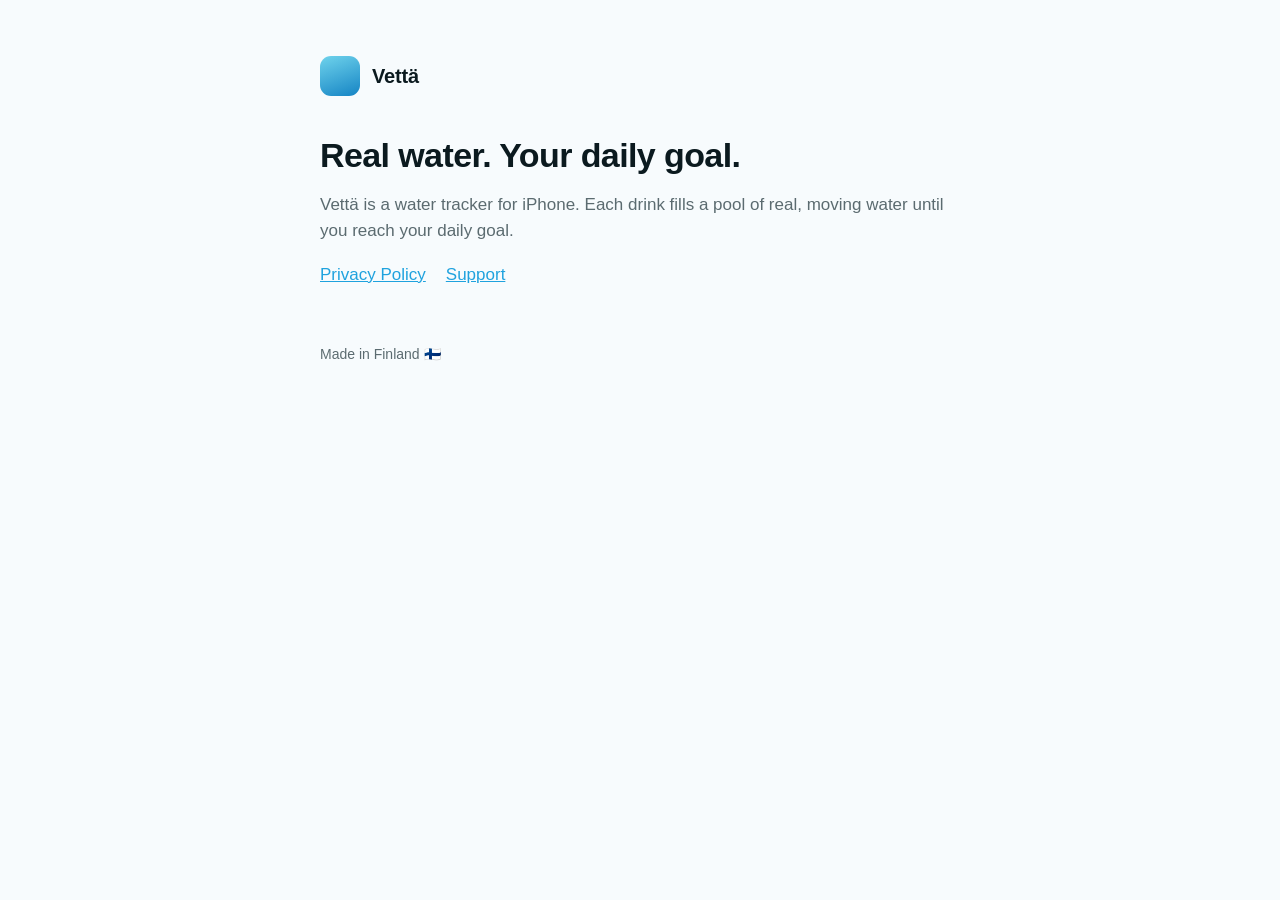
<file: index.html>
<!doctype html>
<html lang="en">
<head>
<meta charset="utf-8">
<meta name="viewport" content="width=device-width, initial-scale=1">
<title>Vettä</title>
<link rel="stylesheet" href="style.css">
</head>
<body>
<main>
  <a class="brand" href="./"><div class="drop"></div><span>Vettä</span></a>
  <h1>Real water. Your daily goal.</h1>
  <p class="muted">Vettä is a water tracker for iPhone. Each drink fills a pool of real, moving water until you reach your daily goal.</p>
  <nav>
    <a href="privacy/">Privacy Policy</a>
    <a href="support/">Support</a>
  </nav>
  <footer>Made in Finland 🇫🇮</footer>
</main>
</body>
</html>
</file>
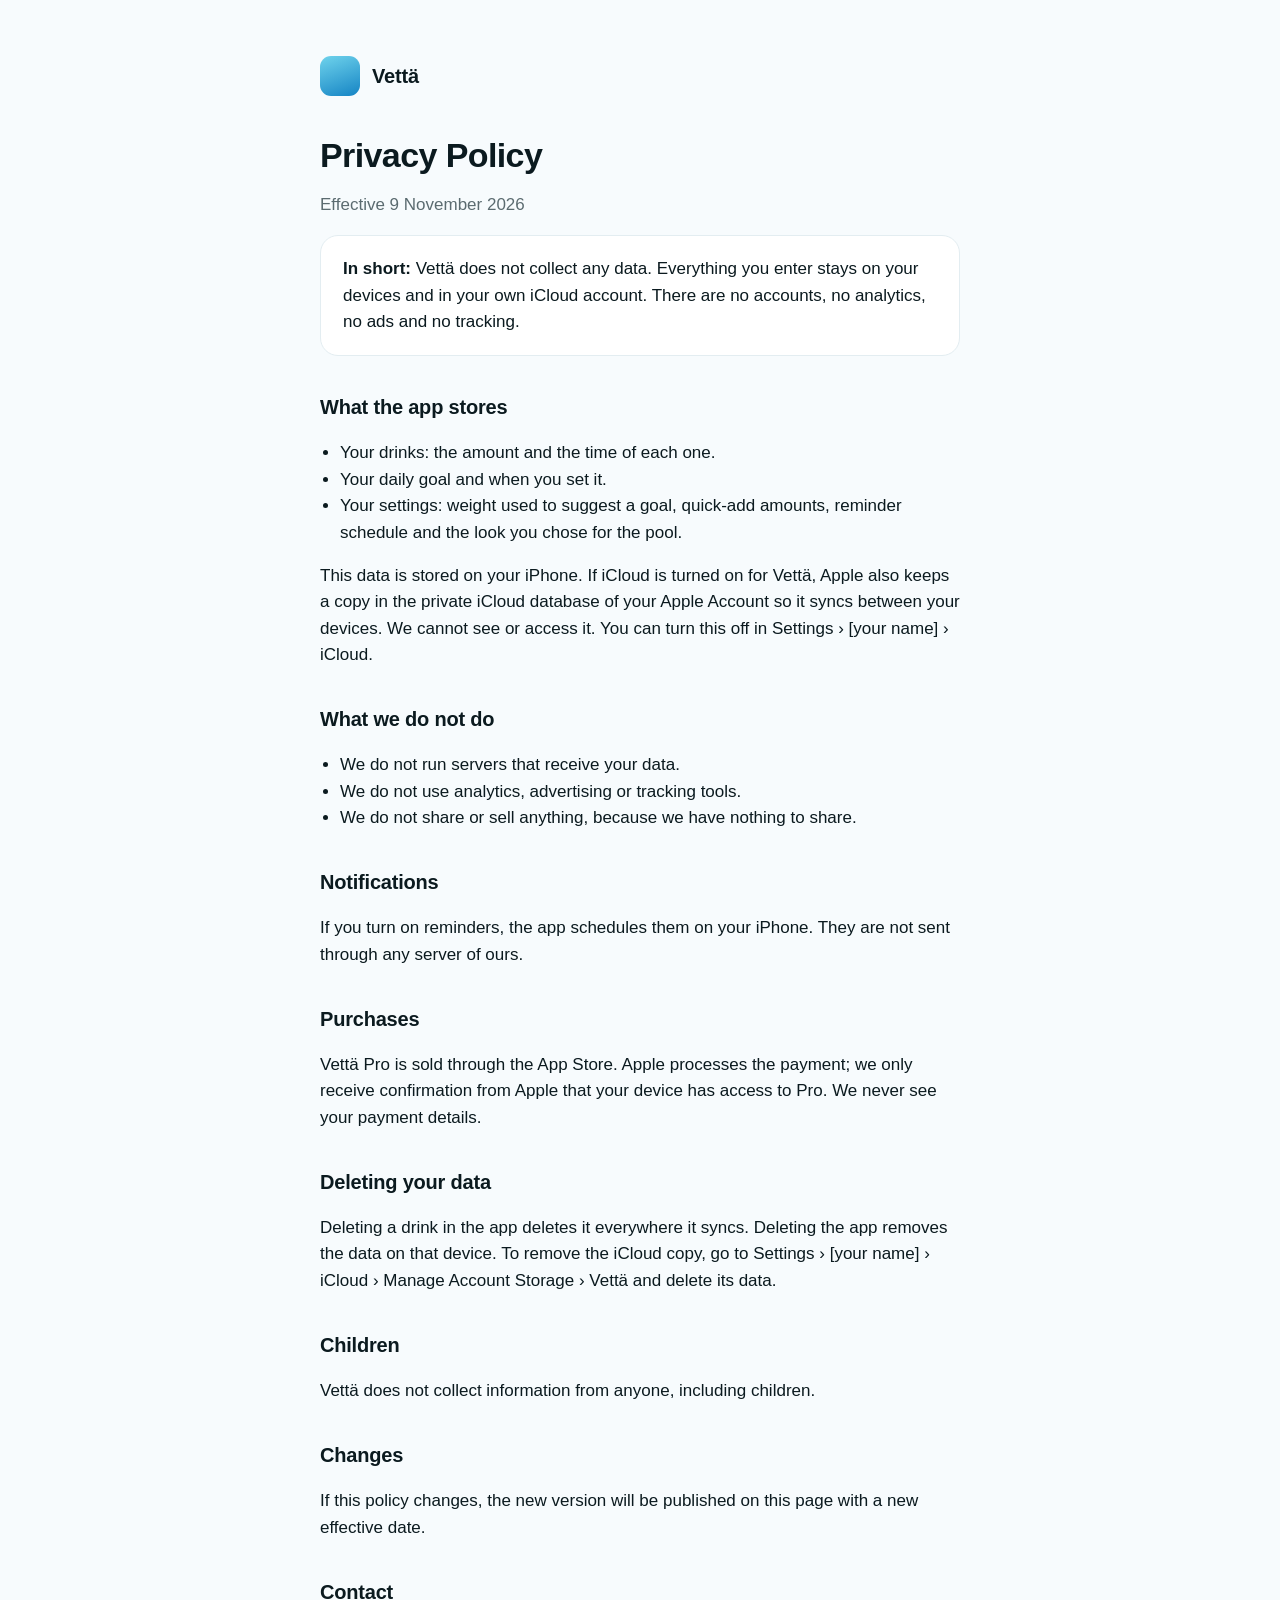
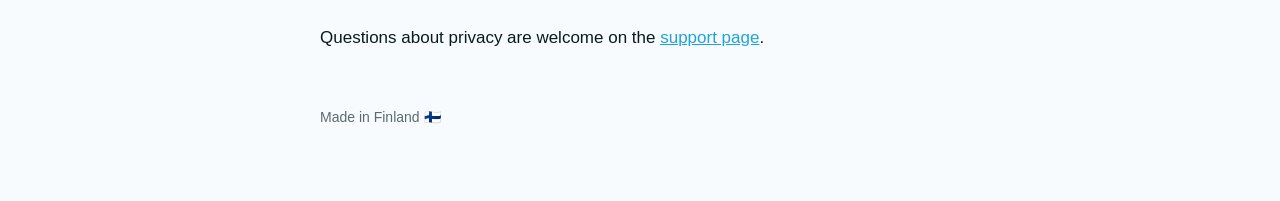
<file: privacy/index.html>
<!doctype html>
<html lang="en">
<head>
<meta charset="utf-8">
<meta name="viewport" content="width=device-width, initial-scale=1">
<title>Vettä Privacy Policy</title>
<link rel="stylesheet" href="../style.css">
</head>
<body>
<main>
  <a class="brand" href="../"><div class="drop"></div><span>Vettä</span></a>
  <h1>Privacy Policy</h1>
  <p class="muted">Effective 9 November 2026</p>

  <div class="card">
    <strong>In short:</strong> Vettä does not collect any data. Everything you enter stays on your devices and in your own iCloud account. There are no accounts, no analytics, no ads and no tracking.
  </div>

  <h2>What the app stores</h2>
  <ul>
    <li>Your drinks: the amount and the time of each one.</li>
    <li>Your daily goal and when you set it.</li>
    <li>Your settings: weight used to suggest a goal, quick-add amounts, reminder schedule and the look you chose for the pool.</li>
  </ul>
  <p>This data is stored on your iPhone. If iCloud is turned on for Vettä, Apple also keeps a copy in the private iCloud database of your Apple Account so it syncs between your devices. We cannot see or access it. You can turn this off in Settings › [your name] › iCloud.</p>

  <h2>What we do not do</h2>
  <ul>
    <li>We do not run servers that receive your data.</li>
    <li>We do not use analytics, advertising or tracking tools.</li>
    <li>We do not share or sell anything, because we have nothing to share.</li>
  </ul>

  <h2>Notifications</h2>
  <p>If you turn on reminders, the app schedules them on your iPhone. They are not sent through any server of ours.</p>

  <h2>Purchases</h2>
  <p>Vettä Pro is sold through the App Store. Apple processes the payment; we only receive confirmation from Apple that your device has access to Pro. We never see your payment details.</p>

  <h2>Deleting your data</h2>
  <p>Deleting a drink in the app deletes it everywhere it syncs. Deleting the app removes the data on that device. To remove the iCloud copy, go to Settings › [your name] › iCloud › Manage Account Storage › Vettä and delete its data.</p>

  <h2>Children</h2>
  <p>Vettä does not collect information from anyone, including children.</p>

  <h2>Changes</h2>
  <p>If this policy changes, the new version will be published on this page with a new effective date.</p>

  <h2>Contact</h2>
  <p>Questions about privacy are welcome on the <a href="../support/">support page</a>.</p>

  <footer>Made in Finland 🇫🇮</footer>
</main>
</body>
</html>
</file>
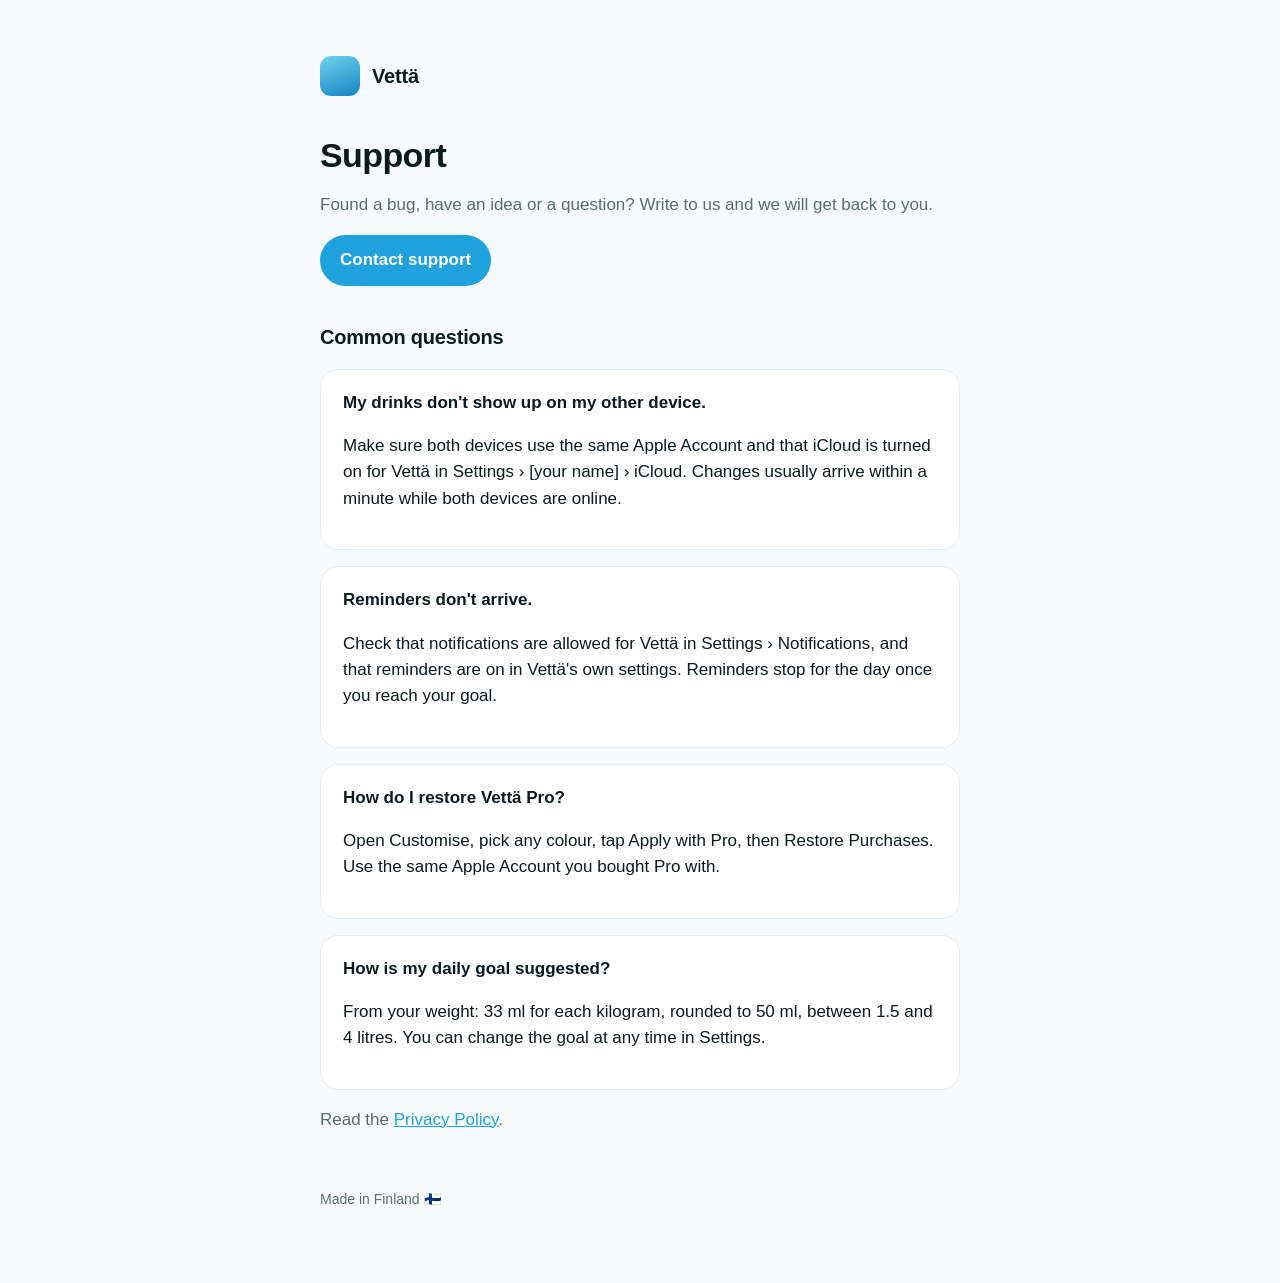
<file: support/index.html>
<!doctype html>
<html lang="en">
<head>
<meta charset="utf-8">
<meta name="viewport" content="width=device-width, initial-scale=1">
<title>Vettä Support</title>
<link rel="stylesheet" href="../style.css">
</head>
<body>
<main>
  <a class="brand" href="../"><div class="drop"></div><span>Vettä</span></a>
  <h1>Support</h1>
  <p class="muted">Found a bug, have an idea or a question? Write to us and we will get back to you.</p>
  <p><a class="button" href="https://github.com/MustafaNatur/vetta/issues/new">Contact support</a></p>

  <h2>Common questions</h2>
  <div class="card">
    <strong>My drinks don't show up on my other device.</strong>
    <p>Make sure both devices use the same Apple Account and that iCloud is turned on for Vettä in Settings › [your name] › iCloud. Changes usually arrive within a minute while both devices are online.</p>
  </div>
  <div class="card">
    <strong>Reminders don't arrive.</strong>
    <p>Check that notifications are allowed for Vettä in Settings › Notifications, and that reminders are on in Vettä's own settings. Reminders stop for the day once you reach your goal.</p>
  </div>
  <div class="card">
    <strong>How do I restore Vettä Pro?</strong>
    <p>Open Customise, pick any colour, tap Apply with Pro, then Restore Purchases. Use the same Apple Account you bought Pro with.</p>
  </div>
  <div class="card">
    <strong>How is my daily goal suggested?</strong>
    <p>From your weight: 33 ml for each kilogram, rounded to 50 ml, between 1.5 and 4 litres. You can change the goal at any time in Settings.</p>
  </div>

  <p class="muted">Read the <a href="../privacy/">Privacy Policy</a>.</p>
  <footer>Made in Finland 🇫🇮</footer>
</main>
</body>
</html>
</file>
<file: style.css>
:root { color-scheme: light dark; --ink: #0b1a1f; --muted: #5b6b70; --accent: #1fa2de; --bg: #f7fbfd; --card: #ffffff; --line: #e3edf1; }
@media (prefers-color-scheme: dark) { :root { --ink: #f2f7f9; --muted: #9fb2b8; --accent: #4fc4dc; --bg: #0b1418; --card: #12202a; --line: #1e2f38; } }
* { box-sizing: border-box; }
body { margin: 0; background: var(--bg); color: var(--ink); font: 17px/1.55 -apple-system, BlinkMacSystemFont, "SF Pro Text", "Helvetica Neue", sans-serif; -webkit-font-smoothing: antialiased; }
main { max-width: 680px; margin: 0 auto; padding: 56px 20px 72px; }
.brand { display: flex; align-items: center; gap: 12px; margin-bottom: 40px; text-decoration: none; color: inherit; }
.drop { width: 40px; height: 40px; border-radius: 11px; background: linear-gradient(160deg, #6fd3ec, #1584c4); }
.brand span { font-weight: 600; font-size: 20px; letter-spacing: -0.2px; }
h1 { font-size: 34px; line-height: 1.15; letter-spacing: -0.6px; margin: 0 0 8px; }
h2 { font-size: 20px; letter-spacing: -0.2px; margin: 36px 0 8px; }
p, li { color: var(--ink); }
.muted { color: var(--muted); }
.card { background: var(--card); border: 1px solid var(--line); border-radius: 18px; padding: 20px 22px; margin: 16px 0; }
ul { padding-left: 20px; }
a { color: var(--accent); }
.button { display: inline-block; background: var(--accent); color: #fff; text-decoration: none; padding: 12px 20px; border-radius: 999px; font-weight: 600; }
nav { display: flex; gap: 20px; margin-top: 8px; }
footer { margin-top: 56px; color: var(--muted); font-size: 14px; }
</file>
